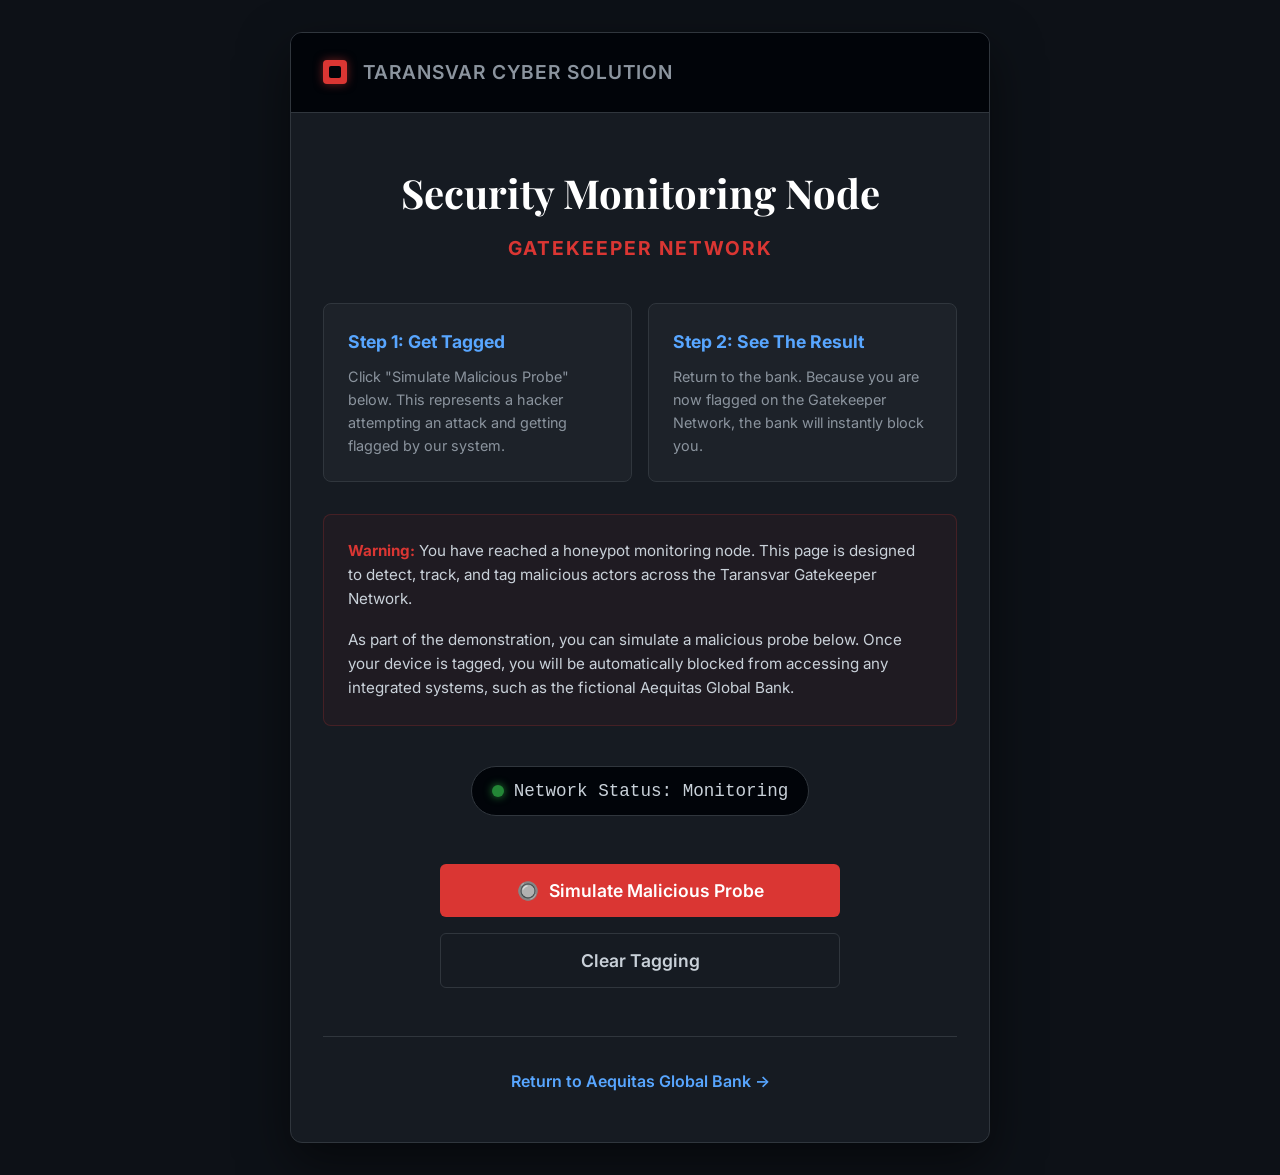
<file: html/honeypot/index.html>
<!DOCTYPE html>
<html lang="en">
<head>
    <meta charset="UTF-8">
    <meta name="viewport" content="width=device-width, initial-scale=1.0">
    <title>Security Monitoring Node | Gatekeeper Network</title>
    <link rel="stylesheet" href="style.css">
    <link href="https://fonts.googleapis.com/css2?family=Inter:wght@300;400;600;700&family=Playfair+Display:wght@700&display=swap" rel="stylesheet">
<style>.sweet-modal { display: none; position: fixed; z-index: 1000; left: 0; top: 0; width: 100%; height: 100%; background-color: rgba(0,0,0,0.8); align-items: center; justify-content: center; opacity: 0; transition: opacity 0.3s; } .sweet-modal.show { display: flex; opacity: 1; } .sweet-modal-content { background-color: var(--panel-bg); border: 1px solid var(--danger-color); border-radius: 12px; padding: 2rem; max-width: 500px; text-align: center; box-shadow: 0 10px 30px rgba(218, 54, 51, 0.2); transform: scale(0.9); transition: transform 0.3s; } .sweet-modal.show .sweet-modal-content { transform: scale(1); } .sweet-modal h3 { color: var(--danger-color); font-size: 1.8rem; margin-bottom: 1rem; font-family: var(--font-heading); } .sweet-modal p { color: var(--text-color); margin-bottom: 1.5rem; font-size: 1.05rem; line-height: 1.6; } .close-modal-btn { background-color: var(--danger-color); color: white; border: none; padding: 0.8rem 2rem; border-radius: 6px; font-weight: 600; cursor: pointer; font-size: 1rem; transition: background-color 0.2s; } .close-modal-btn:hover { background-color: var(--danger-hover); } .step-guide { display: grid; grid-template-columns: 1fr 1fr; gap: 1rem; margin-bottom: 2rem; text-align: left; } .step-box { background: rgba(255,255,255,0.03); border: 1px solid var(--border-color); padding: 1.5rem; border-radius: 8px; } .step-box h4 { color: #58a6ff; margin-bottom: 0.5rem; font-size: 1.1rem; } .step-box p { font-size: 0.9rem; color: var(--text-muted); }</style></head>
<body>
    <div class="honeypot-container">
        <div class="header">
            <div class="logo-icon"></div>
            <h2>Taransvar Cyber Solution</h2>
        </div>
        
        <div class="main-content">
            <h1 class="node-title">Security Monitoring Node</h1>
            <h3 class="node-subtitle">Gatekeeper Network</h3>
            
            <div class="step-guide"><div class="step-box"><h4>Step 1: Get Tagged</h4><p>Click "Simulate Malicious Probe" below. This represents a hacker attempting an attack and getting flagged by our system.</p></div><div class="step-box"><h4>Step 2: See The Result</h4><p>Return to the bank. Because you are now flagged on the Gatekeeper Network, the bank will instantly block you.</p></div></div><div class="info-card">
                <p><strong>Warning:</strong> You have reached a honeypot monitoring node. This page is designed to detect, track, and tag malicious actors across the Taransvar Gatekeeper Network.</p>
                <p>As part of the demonstration, you can simulate a malicious probe below. Once your device is tagged, you will be automatically blocked from accessing any integrated systems, such as the fictional Aequitas Global Bank.</p>
            </div>

            <div class="status-panel" id="statusPanel">
                <div class="status-indicator"></div>
                <span id="statusText">Network Status: Monitoring</span>
            </div>

            <div class="actions">
                <button id="probeBtn" class="btn btn-danger">
                    <span class="btn-icon">🔘</span> Simulate Malicious Probe
                </button>
                <button id="clearBtn" class="btn btn-secondary">
                    Clear Tagging
                </button>
            </div>
            
            <div class="navigation-links">
                <a href="../samplebank/index.html" class="link-back">Return to Aequitas Global Bank &rarr;</a>
            </div>
        </div>
    </div>
    
    <script src="script.js"></script>
<div id="customAlert" class="sweet-modal"><div class="sweet-modal-content"><h3>?? Threat Tagged</h3><p>Your device has been successfully tagged by the Gatekeeper Network.<br><br>Return to Aequitas Global Bank to see the result. You will now be <strong>blocked</strong> from accessing their services.</p><button id="closeModalBtn" class="close-modal-btn">Got it</button></div></div></body>
</html>
</file>
<file: html/honeypot/style.css>
:root {
    --bg-color: #0d1117;
    --panel-bg: #161b22;
    --primary-color: #0b1f3c;
    --danger-color: #da3633;
    --danger-hover: #f85149;
    --success-color: #238636;
    --text-color: #c9d1d9;
    --text-muted: #8b949e;
    --border-color: #30363d;
    --font-main: 'Inter', sans-serif;
    --font-heading: 'Playfair Display', serif;
}

* {
    margin: 0;
    padding: 0;
    box-sizing: border-box;
}

body {
    font-family: var(--font-main);
    background-color: var(--bg-color);
    color: var(--text-color);
    display: flex;
    justify-content: center;
    align-items: center;
    min-height: 100vh;
    padding: 2rem;
    line-height: 1.6;
}

.honeypot-container {
    background-color: var(--panel-bg);
    border: 1px solid var(--border-color);
    border-radius: 12px;
    width: 100%;
    max-width: 700px;
    box-shadow: 0 20px 50px rgba(0,0,0,0.5);
    overflow: hidden;
}

.header {
    background-color: #010409;
    padding: 1.5rem 2rem;
    display: flex;
    align-items: center;
    gap: 1rem;
    border-bottom: 1px solid var(--border-color);
}

.logo-icon {
    width: 24px;
    height: 24px;
    background-color: var(--danger-color);
    border-radius: 4px;
    position: relative;
    box-shadow: 0 0 10px rgba(218, 54, 51, 0.5);
}

.logo-icon::after {
    content: '';
    position: absolute;
    width: 12px;
    height: 12px;
    background-color: #010409;
    top: 50%;
    left: 50%;
    transform: translate(-50%, -50%);
    border-radius: 2px;
}

.header h2 {
    font-size: 1.2rem;
    font-weight: 600;
    color: var(--text-muted);
    letter-spacing: 1px;
    text-transform: uppercase;
}

.main-content {
    padding: 3rem 2rem;
    text-align: center;
}

.node-title {
    font-size: 2.5rem;
    color: #fff;
    margin-bottom: 0.5rem;
    font-family: var(--font-heading);
}

.node-subtitle {
    font-size: 1.2rem;
    color: var(--danger-color);
    margin-bottom: 2.5rem;
    text-transform: uppercase;
    letter-spacing: 2px;
}

.info-card {
    background-color: rgba(218, 54, 51, 0.05);
    border: 1px solid rgba(218, 54, 51, 0.2);
    border-radius: 8px;
    padding: 1.5rem;
    margin-bottom: 2.5rem;
    text-align: left;
}

.info-card p {
    margin-bottom: 1rem;
    font-size: 0.95rem;
}

.info-card p:last-child {
    margin-bottom: 0;
}

.info-card strong {
    color: var(--danger-color);
}

.status-panel {
    display: inline-flex;
    align-items: center;
    gap: 10px;
    background-color: #010409;
    padding: 10px 20px;
    border-radius: 30px;
    border: 1px solid var(--border-color);
    margin-bottom: 3rem;
    font-family: monospace;
    font-size: 1.1rem;
    transition: all 0.3s;
}

.status-indicator {
    width: 12px;
    height: 12px;
    border-radius: 50%;
    background-color: var(--success-color);
    box-shadow: 0 0 8px var(--success-color);
}

.status-panel.tagged {
    border-color: var(--danger-color);
    color: var(--danger-color);
}

.status-panel.tagged .status-indicator {
    background-color: var(--danger-color);
    box-shadow: 0 0 15px var(--danger-color);
    animation: flash 1s infinite alternate;
}

@keyframes flash {
    0% { opacity: 0.5; }
    100% { opacity: 1; }
}

.actions {
    display: flex;
    flex-direction: column;
    gap: 1rem;
    max-width: 400px;
    margin: 0 auto 3rem;
}

.btn {
    padding: 1rem 2rem;
    border: none;
    border-radius: 6px;
    font-size: 1.1rem;
    font-weight: 600;
    cursor: pointer;
    transition: all 0.2s;
    font-family: var(--font-main);
    display: flex;
    align-items: center;
    justify-content: center;
    gap: 10px;
}

.btn-danger {
    background-color: var(--danger-color);
    color: #ffffff;
}

.btn-danger:hover {
    background-color: var(--danger-hover);
    transform: translateY(-2px);
    box-shadow: 0 5px 15px rgba(218, 54, 51, 0.3);
}

.btn-secondary {
    background-color: transparent;
    color: var(--text-color);
    border: 1px solid var(--border-color);
}

.btn-secondary:hover {
    background-color: var(--border-color);
    color: #fff;
}

.navigation-links {
    border-top: 1px solid var(--border-color);
    padding-top: 2rem;
}

.link-back {
    color: #58a6ff;
    text-decoration: none;
    font-weight: 600;
    transition: color 0.2s;
}

.link-back:hover {
    color: #79c0ff;
    text-decoration: underline;
}
</file>
